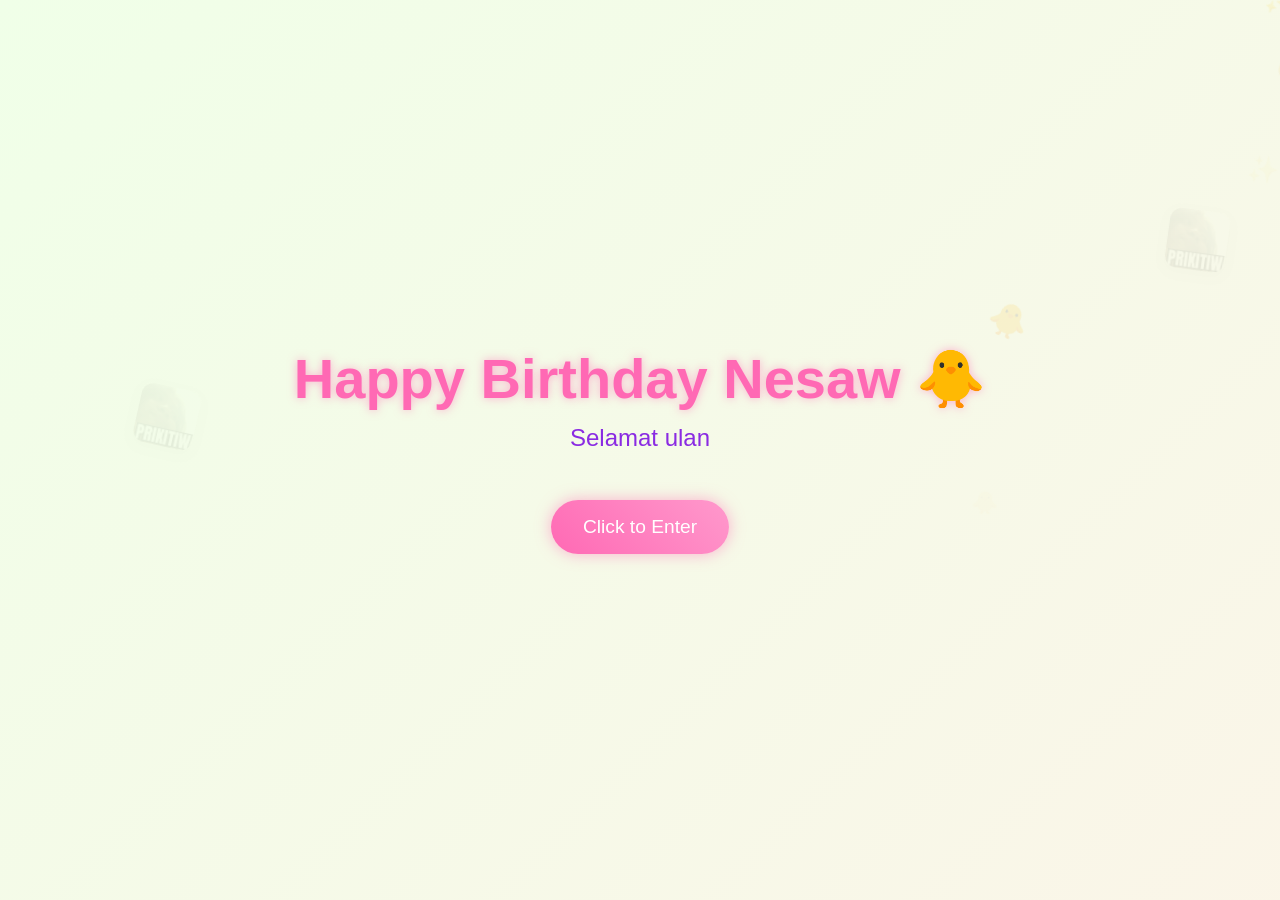
<file: index.html>
<!DOCTYPE html>
<html lang="en">
<head>
    <meta charset="UTF-8">
    <meta name="viewport" content="width=device-width, initial-scale=1.0">
    <title>Happy Birthday</title>
    <script src="https://cdnjs.cloudflare.com/ajax/libs/gsap/3.12.2/gsap.min.js"></script>
    <link rel="stylesheet" href="style.css">
    
</head>
<body>

    <div class="container">
        <h1>Happy Birthday Nesaw 🐥</h1>
        <div class="greeting"></div>
        <button class="cta-button">Click to Enter </button>
    </div>

    <script src="script.js">
        
    </script>
</body>
</html>
</file>
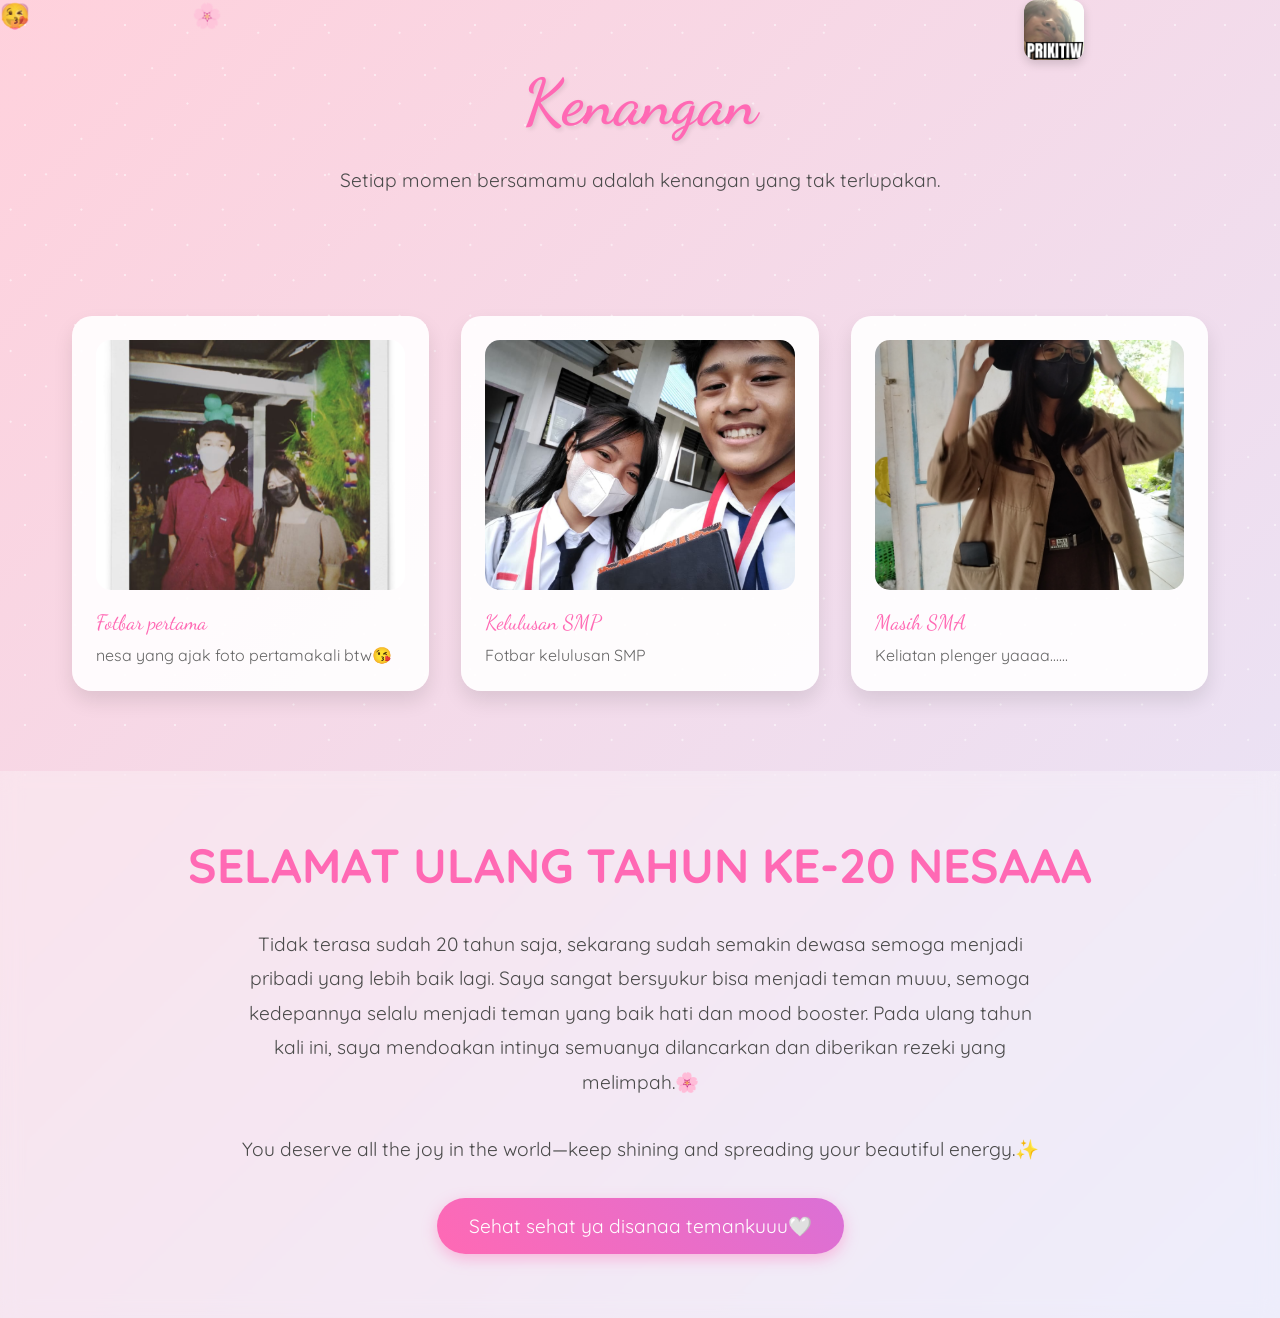
<file: last.html>
<!DOCTYPE html>
<html lang="en">

<head>
    <meta charset="UTF-8">
    <meta name="viewport" content="width=device-width, initial-scale=1.0">
    <title>Our Beautiful Memories ✨</title>
    <style>
        @import url('https://fonts.googleapis.com/css2?family=Dancing+Script:wght@700&family=Quicksand:wght@300;400;500;600;700&display=swap');

        * {
            margin: 0;
            padding: 0;
            box-sizing: border-box;
        }

        body {
            min-height: 100vh;
            background: linear-gradient(135deg,
                    #ffd1dc 0%,
                    #e6e6fa 25%,
                    #ffefd5 50%,
                    #e6e6fa 75%,
                    #ffd1dc 100%);
            background-size: 400% 400%;
            animation: gradientFlow 15s ease infinite;
            font-family: 'Quicksand', sans-serif;
            overflow-x: hidden;
            color: #4a4a4a;
        }

        @keyframes gradientFlow {
            0% {
                background-position: 0% 50%;
            }

            50% {
                background-position: 100% 50%;
            }

            100% {
                background-position: 0% 50%;
            }
        }

        /* Enhanced Sparkle Effect */
        .magic-sparkles {
            position: fixed;
            top: 0;
            left: 0;
            width: 100%;
            height: 100%;
            pointer-events: none;
            z-index: 1;
        }

        .sparkle {
            position: absolute;
            width: 6px;
            height: 6px;
            border-radius: 50%;
            background-color: white;
            animation: twinkle var(--duration, 4s) ease-in-out infinite;
            opacity: 0;
        }

        @keyframes twinkle {

            0%,
            100% {
                opacity: 0;
                transform: scale(0.5);
            }

            50% {
                opacity: 0.8;
                transform: scale(1);
            }
        }

        /* Generate 50 sparkles with different positions and animations */
        .magic-sparkles::before,
        .magic-sparkles::after {
            content: '';
            position: absolute;
            width: 100%;
            height: 100%;
            background-image: radial-gradient(circle, white 1px, transparent 1px);
            background-size: 50px 50px;
            animation: sparkleLayer 8s linear infinite;
            opacity: 0.5;
        }

        .magic-sparkles::after {
            animation-delay: -4s;
            transform: rotate(45deg);
        }

        @keyframes sparkleLayer {
            0% {
                transform: translateY(0);
            }

            100% {
                transform: translateY(-50px);
            }
        }

        /* Floating Hearts */
        .floating-hearts {
            position: fixed;
            width: 100%;
            height: 100%;
            pointer-events: none;
            z-index: 2;
        }

        .heart {
            position: absolute;
            font-size: 1.5rem;
            color: rgba(255, 105, 180, 0.6);
            animation: floatHeart var(--float-duration, 6s) ease-in-out infinite;
            animation-delay: var(--delay, 0s);
        }

        .heart-img {
            width: 60px;
            height: 60px;
            object-fit: cover;
            border-radius: 12px;
            box-shadow: 0 4px 10px rgba(0, 0, 0, 0.15);
            display: block;
        }

        @keyframes floatHeart {
            0% {
                transform: translate(0, 100vh) rotate(0deg);
            }

            100% {
                transform: translate(var(--translate-x, 0), -100vh) rotate(360deg);
            }
        }

        /* Welcome Section */
        .welcome {
            text-align: center;
            padding: 4rem 2rem;
            position: relative;
            z-index: 3;
        }

        .welcome h1 {
            font-family: 'Dancing Script', cursive;
            font-size: 4rem;
            color: #ff69b4;
            text-shadow: 2px 2px 4px rgba(0, 0, 0, 0.1);
            animation: fadeInScale 2s ease;
        }

        .welcome p {
            font-size: 1.2rem;
            max-width: 600px;
            margin: 1.5rem auto;
            line-height: 1.6;
            animation: fadeIn 2s ease 0.5s both;
        }

        /* Enhanced Memory Cards */
        .memory-container {
            max-width: 1200px;
            margin: 0 auto;
            padding: 2rem;
            display: grid;
            grid-template-columns: repeat(auto-fit, minmax(300px, 1fr));
            gap: 2rem;
            z-index: 3;
            position: relative;
        }

        .memory-card {
            background: rgba(255, 255, 255, 0.9);
            border-radius: 20px;
            padding: 1.5rem;
            box-shadow: 0 10px 20px rgba(0, 0, 0, 0.1);
            transition: all 0.5s cubic-bezier(0.4, 0, 0.2, 1);
            position: relative;
            overflow: hidden;
        }

        .memory-card:hover {
            transform: translateY(-10px) scale(1.02);
            box-shadow: 0 15px 30px rgba(0, 0, 0, 0.15);
        }

        .memory-card::before {
            content: '';
            position: absolute;
            top: 0;
            left: 0;
            width: 100%;
            height: 100%;
            background: linear-gradient(45deg, transparent, rgba(255, 255, 255, 0.4), transparent);
            transform: translateX(-100%);
            transition: 0.5s;
        }

        .memory-card:hover::before {
            transform: translateX(100%);
        }

        .memory-img {
            width: 100%;
            height: 250px;
            object-fit: cover;
            border-radius: 15px;
            margin-bottom: 1rem;
            transition: transform 0.5s ease;
        }

        .memory-card:hover .memory-img {
            transform: scale(1.05);
        }

        .memory-date {
            font-family: 'Dancing Script', cursive;
            color: #ff69b4;
            font-size: 1.3rem;
            margin-bottom: 0.5rem;
        }

        .memory-caption {
            font-size: 1rem;
            line-height: 1.5;
            color: #666;
        }

        /* Final Message Section */
        .final-message {
            text-align: center;
            padding: 4rem 2rem;
            background: rgba(255, 255, 255, 0.3);
            backdrop-filter: blur(10px);
            margin-top: 3rem;
            position: relative;
            z-index: 3;
        }

        .final-message h2 {
            font-family: 'Quicksand', sans-serif;
            font-size: 3rem;
            color: #ff69b4;
            margin-bottom: 2rem;
            animation: heartbeat 2s infinite;
        }

        @keyframes heartbeat {

            0%,
            100% {
                transform: scale(1);
            }

            50% {
                transform: scale(1.1);
            }
        }

        .final-message p {
            font-size: 1.2rem;
            max-width: 800px;
            margin: 0 auto 2rem;
            line-height: 1.8;
        }

        .goodbye-btn {
            display: inline-block;
            padding: 1rem 2rem;
            font-size: 1.2rem;
            background: linear-gradient(45deg, #ff69b4, #da70d6);
            color: white;
            border: none;
            border-radius: 50px;
            cursor: pointer;
            text-decoration: none;
            transition: all 0.3s ease;
            box-shadow: 0 5px 15px rgba(255, 105, 180, 0.4);
            animation: float 3s infinite ease-in-out;
        }

        .goodbye-btn:hover {
            transform: translateY(-5px);
            box-shadow: 0 8px 20px rgba(255, 105, 180, 0.6);
        }

        @keyframes float {

            0%,
            100% {
                transform: translateY(0);
            }

            50% {
                transform: translateY(-10px);
            }
        }

        /* Animations */
        @keyframes fadeInScale {
            0% {
                opacity: 0;
                transform: scale(0.8);
            }

            100% {
                opacity: 1;
                transform: scale(1);
            }
        }

        @keyframes fadeIn {
            0% {
                opacity: 0;
            }

            100% {
                opacity: 1;
            }
        }

        /* Generate Hearts */
        .js-generate-hearts {
            position: fixed;
            width: 100%;
            height: 100%;
            pointer-events: none;
            z-index: 2;
        }

        /* Custom Scrollbar */
        ::-webkit-scrollbar {
            width: 12px;
        }

        ::-webkit-scrollbar-track {
            background: rgba(255, 255, 255, 0.4);
        }

        ::-webkit-scrollbar-thumb {
            background: linear-gradient(45deg, #ff69b4, #da70d6);
            border-radius: 6px;
        }

        /* Responsive Design */
        @media (max-width: 768px) {
            .welcome h1 {
                font-size: 3rem;
            }

            .memory-container {
                grid-template-columns: 1fr;
            }

            .final-message h2 {
                font-size: 2.5rem;
            }
        }
    </style>
</head>

<body>
    <div class="magic-sparkles"></div>
    <div class="floating-hearts">
        <!-- Hearts will be generated via CSS -->
        <div class="heart" style="--float-duration: 6s; --delay: 0s; --translate-x: 20px;">🤍</div>
        <div class="heart" style="--float-duration: 8s; --delay: 1s; --translate-x: -30px;">🐥</div>
        <div class="heart" style="--float-duration: 7s; --delay: 2s; --translate-x: 40px;">💗</div>
        <div class="heart" style="--float-duration: 9s; --delay: 3s; --translate-x: -20px;">😜</div>
        <div class="heart" style="--float-duration: 5s; --delay: 4s; --translate-x: 30px;">😘</div>
        <div class="heart" style="left: 15%; --float-duration: 7s; --delay: 5s; --translate-x: -40px;">🌸</div>
        <div class="heart" style="left: 80%; --float-duration: 8s; --delay: 6s; --translate-x: 25px;">
            <img src="./g4.jpg" alt="Foto" class="heart-img">
        </div>
    </div>

    <section class="welcome">
        <h1>Kenangan</h1>
        <p>Setiap momen bersamamu adalah kenangan yang tak terlupakan.</p>
    </section>

    <div class="memory-container">
        <div class="memory-card">
            <img src="./g3.jpg" alt="First Photo" class="memory-img">
            <div class="memory-date">Fotbar pertama</div>
            <div class="memory-caption">nesa yang ajak foto pertamakali btw😘 </div>
        </div>
        <div class="memory-card">
            <img src="./g2.jpg" alt="Kelulusan SMP" class="memory-img">
            <div class="memory-date">Kelulusan SMP</div>
            <div class="memory-caption">Fotbar kelulusan SMP</div>
        </div>
        <div class="memory-card">
            <img src="./g1.jpg" alt="SMA" class="memory-img">
            <div class="memory-date">Masih SMA</div>
            <div class="memory-caption">Keliatan plenger yaaaa......</div>
        </div>

    </div>

    <section class="final-message">
        <h2>SELAMAT ULANG TAHUN KE-20 NESAAA</h2>
        <p>Tidak terasa sudah 20 tahun saja, sekarang sudah semakin dewasa semoga menjadi pribadi yang lebih baik lagi.
            Saya sangat bersyukur bisa menjadi teman muuu, semoga kedepannya selalu menjadi teman yang baik hati dan mood booster.
            Pada ulang tahun kali ini, saya mendoakan intinya semuanya dilancarkan dan diberikan rezeki yang melimpah.🌸</p>
        <p>You deserve all the joy in the world—keep shining and spreading your beautiful energy.✨</p>
        <a href="#" class="goodbye-btn">Sehat sehat ya disanaa temankuuu🤍</a>
    </section>
</body>

</html>
</file>
<file: style.css>
* {
    margin: 0;
    padding: 0;
    box-sizing: border-box;
}

body {
    min-height: 100vh;
    display: flex;
    flex-direction: column;
    align-items: center;
    justify-content: center;
    background: linear-gradient(-45deg, #fee9f7, #e8f5fe, #fef2e8, #f0ffe8);
    background-size: 400% 400%;
    animation: gradientBG 15s ease infinite;
    font-family: 'Arial Rounded MT Bold', Arial, sans-serif;
    overflow: hidden;
    position: relative;
}

/*  */

.container {
    text-align: center;
    z-index: 1;
}

h1 {
    font-size: 3.5rem;
    color: #ff69b4;
    text-shadow: 0 0 10px rgba(255, 105, 180, 0.5);
    margin-bottom: 2rem;
    opacity: 0;
}

.greeting {
    font-size: 1.5rem;
    color: #8a2be2;
    margin-bottom: 3rem;
    min-height: 2em;
}

.cta-button {
    padding: 1rem 2rem;
    font-size: 1.2rem;
    background: linear-gradient(45deg, #ff69b4, #ff99cc);
    border: none;
    border-radius: 50px;
    color: white;
    cursor: pointer;
    box-shadow: 0 0 15px rgba(255, 105, 180, 0.5);
    transition: transform 0.3s, box-shadow 0.3s;
    opacity: 0;
}

.cta-button:hover {
    transform: scale(1.1);
    box-shadow: 0 0 25px rgba(255, 105, 180, 0.7);
}

.floating {
    position: absolute;
    pointer-events: none;
    opacity: 0;
}

.floating-img {
    width: 60px;
    height: 60px;
    object-fit: cover;
    border-radius: 12px;
    box-shadow: 0 4px 10px rgba(0, 0, 0, 0.15);
    display: block;
}

@keyframes gradientBG {
    0% { background-position: 0% 50%; }
    50% { background-position: 100% 50%; }
    100% { background-position: 0% 50%; }
}

@media (max-width: 768px) {
    h1 { font-size: 2rem; }
    .greeting { font-size: 1.2rem; }
    .cta-button { font-size: 1rem; }
}
</file>
